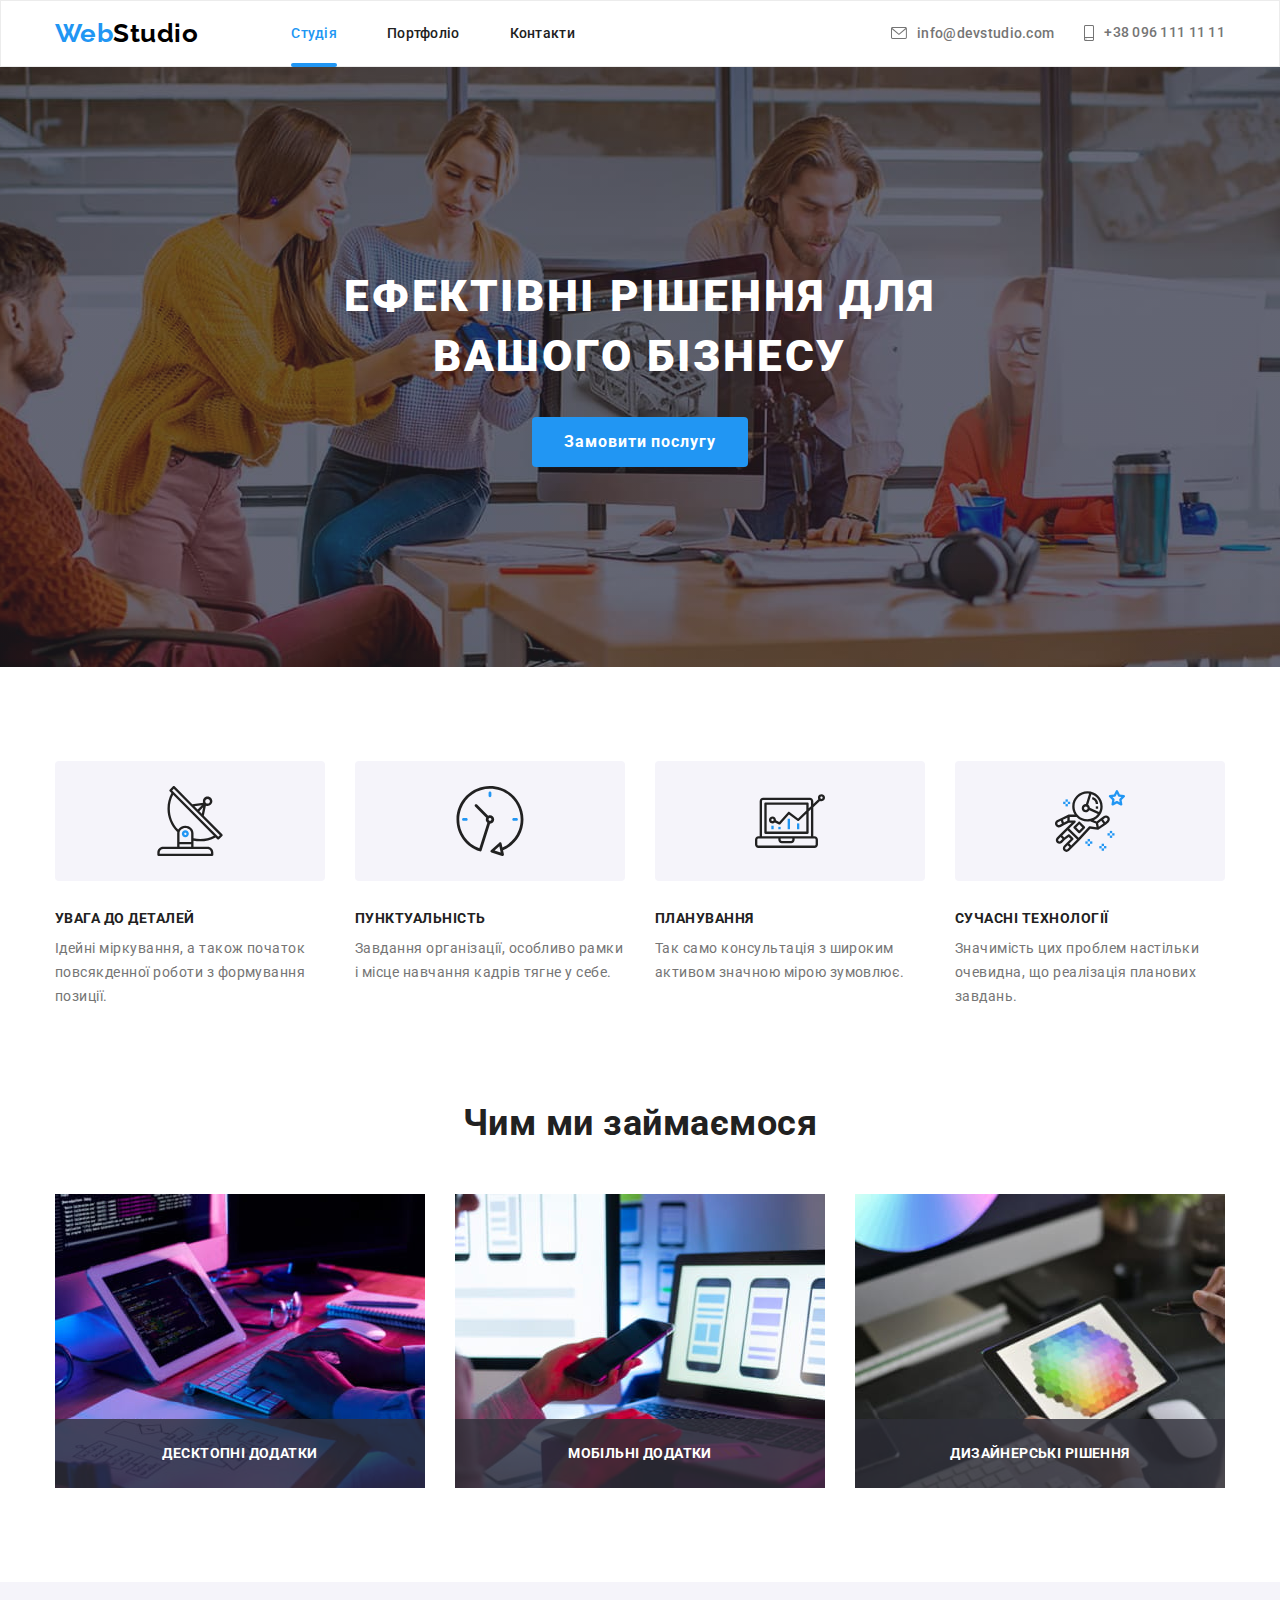
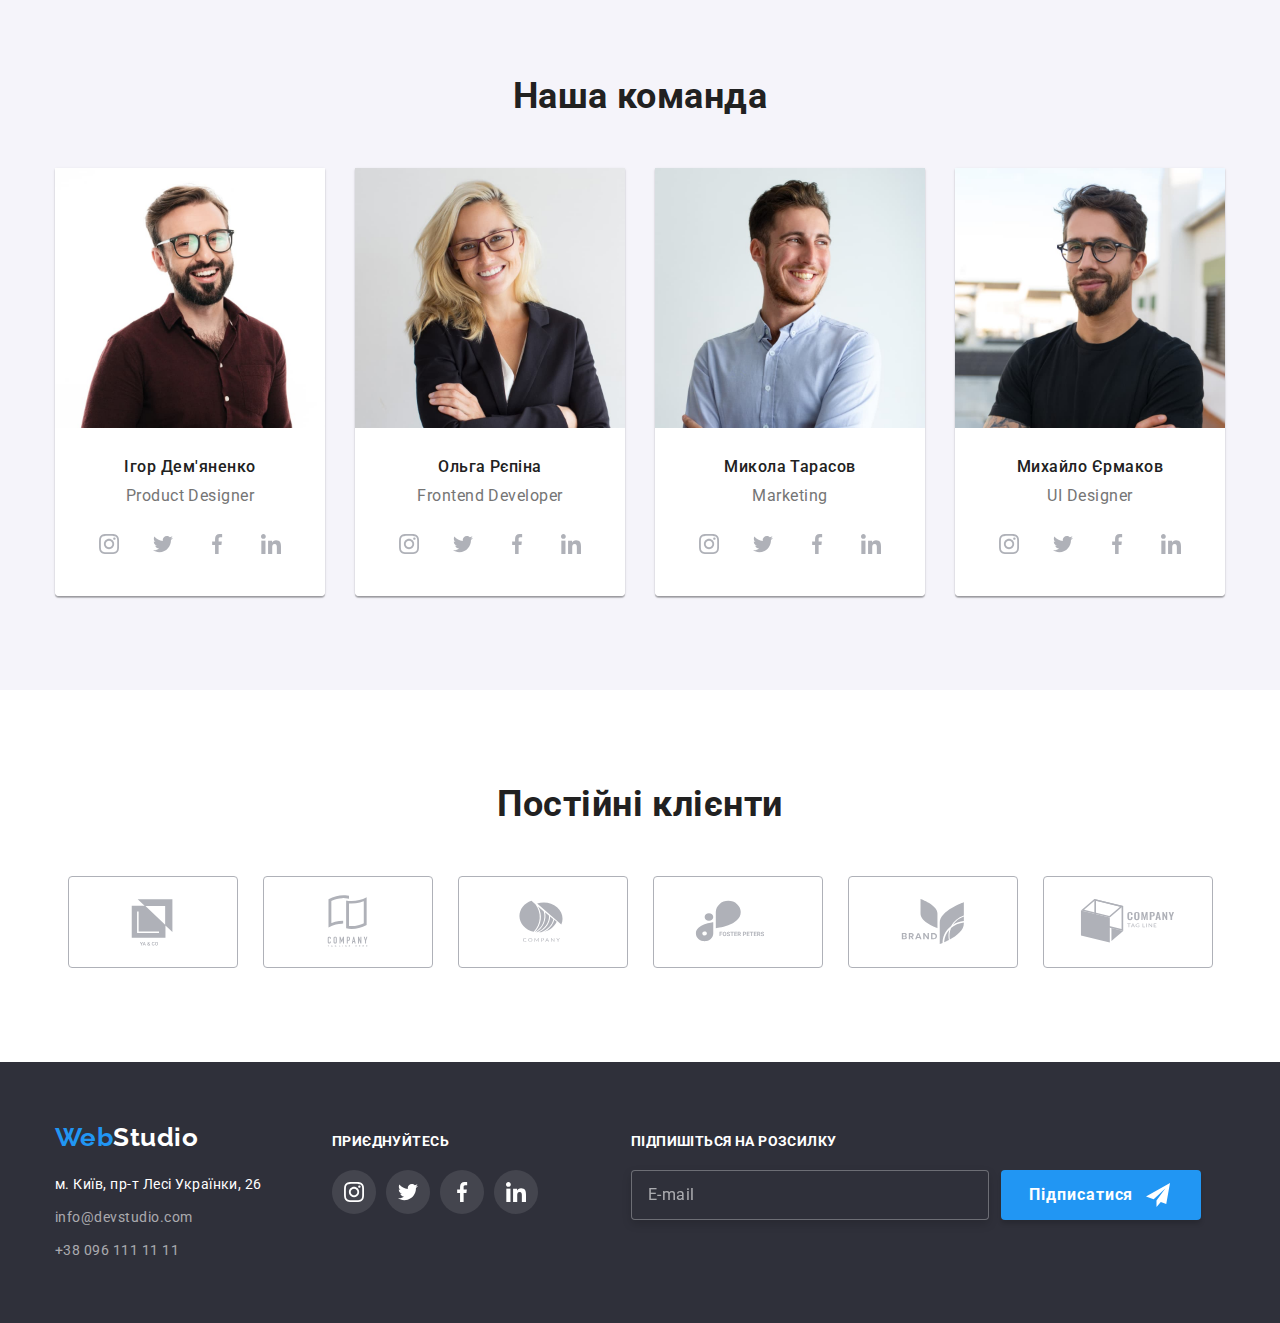
<file: index.html>
<!DOCTYPE html>
<html lang="uk">
  <head>
    <meta charset="UTF-8" />
    <meta http-equiv="X-UA-Compatible" content="IE=edge" />
    <meta name="viewport" content="width=device-width, initial-scale=1.0" />
    <title>Web Studio</title>
    <link rel="stylesheet" href="./portfolio.html" />
    <link rel="preconnect" href="https://fonts.googleapis.com" />
    <link rel="preconnect" href="https://fonts.gstatic.com" crossorigin />
    <link
      href="https://fonts.googleapis.com/css2?family=Raleway:wght@700&family=Roboto:wght@400;500;700;900&display=swap"
      rel="stylesheet"
    />
    <link
      rel="stylesheet"
      href="https://cdnjs.cloudflare.com/ajax/libs/modern-normalize/1.1.0/modern-normalize.min.css"
    />
    <link rel="stylesheet" href="./styles/styles.css" />
  </head>
  <body>
    <!-- Хедер -->
    <header class="header-border">
      <div class="conteiner header-box">
        <nav class="header-nav">
          <a href="./index.html" lang="en" class="logo header"
            >Web<span>Studio</span>
          </a>
          <ul class="site-nav list">
            <li class="item">
              <a href="./index.html" class="link current">Студія</a>
            </li>
            <li class="item">
              <a href="./portfolio.html" class="link">Портфоліо</a>
            </li>
            <li class="item"><a href="" class="link">Контакти</a></li>
          </ul>
        </nav>
        <ul class="contact list">
          <li class="item contact-item">
            <a href="mailto:info@devstudio.com" class="contact-link">
              <svg class="contact-icon" width="16" height="12">
                <use href="./images/icons.svg#envelope"></use>
              </svg>
              info@devstudio.com
            </a>
          </li>
          <li class="item contact-item">
            <a href="tel:+380961111111" class="contact-link">
              <svg class="contact-icon" width="10" height="16">
                <use href="./images/icons.svg#tel"></use>
              </svg>
              +38 096 111 11 11
            </a>
          </li>
        </ul>
      </div>
    </header>
    <!--Мейн-->
    <main>
      <!-- Герой -->
      <section class="hero">
        <div class="conteiner hero">
          <!-- hero-overlay--------------------------------------->
          <h1 class="hero-title">Ефектівні рішення для вашого бізнесу</h1>
          <button type="button" class="hero-button" data-modal-open>
            Замовити послугу
          </button>
        </div>
      </section>

      <!-- Особливості -->
      <section class="feature section">
        <div class="conteiner">
          <h2 class="visually-hidden">Особливості роботи</h2>
          <ul class="feature list">
            <li class="feature-item">
              <div class="feature-icon-bgc">
                <svg class="feature-icon" width="70" height="70">
                  <use href="./images/icons.svg#antenna"></use>
                </svg>
              </div>
              <h3 class="feature-title">Увага до деталей</h3>
              <p class="feature-text">
                Ідейні міркування, а також початок повсякденної роботи з
                формування позиції.
              </p>
            </li>

            <li class="feature-item">
              <div class="feature-icon-bgc">
                <svg class="feature-icon" width="70" height="70">
                  <use href="./images/icons.svg#clock"></use>
                </svg>
              </div>
              <h3 class="feature-title">Пунктуальність</h3>
              <p class="feature-text">
                Завдання організації, особливо рамки і місце навчання кадрів
                тягне у себе.
              </p>
            </li>

            <li class="feature-item">
              <div class="feature-icon-bgc">
                <svg class="feature-icon" width="70" height="70">
                  <use href="./images/icons.svg#diagram"></use>
                </svg>
              </div>
              <h3 class="feature-title">Планування</h3>
              <p class="feature-text">
                Так само консультація з широким активом значною мірою зумовлює.
              </p>
            </li>

            <li class="feature-item">
              <div class="feature-icon-bgc">
                <svg class="feature-icon" width="70" height="70">
                  <use href="./images/icons.svg#astronaut"></use>
                </svg>
              </div>
              <h3 class="feature-title">Сучасні технології</h3>
              <p class="feature-text">
                Значимість цих проблем настільки очевидна, що реалізація
                планових завдань.
              </p>
            </li>
          </ul>
        </div>
      </section>
      <!--Приклади робіт-->
      <section class="section example">
        <div class="conteiner">
          <h2 class="section-title">Чим ми займаємося</h2>
          <ul class="list example-list">
            <li class="example-item">
              <div class="example-actions">
                <img
                  src="./images/left.jpg"
                  alt="typing on pc"
                  width="370"
                  height="294"
                />
                <p class="example-text">Десктопні додатки</p>
              </div>
            </li>
            <li class="example-item">
              <div class="example-actions">
                <img
                  src="./images/middle.jpg"
                  alt="select the widget layout on laptop"
                  width="370"
                  height="294"
                />
                <p class="example-text">Мобiльні додатки</p>
              </div>
            </li>
            <li class="example-item">
              <div class="example-actions">
                <img
                  src="./images/right.jpg"
                  alt="choose a color palette on the tablet"
                  width="370"
                  height="294"
                />
                <p class="example-text">Дизайнерські рішення</p>
              </div>
            </li>
          </ul>
        </div>
      </section>
      <!--Команда-->
      <section class="section team">
        <div class="conteiner">
          <h2 class="section-title">Наша команда</h2>
          <ul class="list team-list">
            <li class="team-item">
              <img
                src="./images/team/1.jpg"
                alt="a yong smilling man with glasses and a beard "
                width="270"
                height="260"
                class="team-photo"
              />
              <div class="team-border">
                <h3 class="team-title">Ігор Дем'яненко</h3>
                <p lang="en" class="team-text">Product Designer</p>
                <ul class="team-soc-list list">
                  <li class="team-soc-item">
                    <a href="" class="team-soc-link" rel="noopener noreferrer">
                      <svg class="team-soc-icon" width="20" height="20">
                        <use href="./images/icons.svg#instagram"></use>
                      </svg>
                    </a>
                  </li>
                  <li class="team-soc-item">
                    <a href="" class="team-soc-link" rel="noopener noreferrer">
                      <svg class="team-soc-icon" width="20" height="20">
                        <use href="./images/icons.svg#twitter"></use>
                      </svg>
                    </a>
                  </li>
                  <li class="team-soc-item">
                    <a
                      href="./images/icons.svg#instagram"
                      class="team-soc-link"
                    >
                      <svg class="team-soc-icon" width="20" height="20">
                        <use href="./images/icons.svg#facebook"></use>
                      </svg>
                    </a>
                  </li>
                  <li class="team-soc-item">
                    <a href="" class="team-soc-link" rel="noopener noreferrer">
                      <svg class="team-soc-icon" width="20" height="20">
                        <use href="./images/icons.svg#linkedin"></use>
                      </svg>
                    </a>
                  </li>
                </ul>
              </div>
            </li>
            <li class="team-item">
              <img
                src="./images/team/2.jpg"
                alt="a yong smilling woman with glasses"
                width="270"
                height="260"
                class="team-photo"
              />
              <div class="team-border">
                <h3 class="team-title">Ольга Рєпіна</h3>
                <p lang="en" class="team-text">Frontend Developer</p>
                <ul class="team-soc-list list">
                  <li class="team-soc-item">
                    <a href="" class="team-soc-link" rel="noopener noreferrer">
                      <svg class="team-soc-icon" width="20" height="20">
                        <use href="./images/icons.svg#instagram"></use>
                      </svg>
                    </a>
                  </li>
                  <li class="team-soc-item">
                    <a href="" class="team-soc-link" rel="noopener noreferrer">
                      <svg class="team-soc-icon" width="20" height="20">
                        <use href="./images/icons.svg#twitter"></use>
                      </svg>
                    </a>
                  </li>
                  <li class="team-soc-item">
                    <a
                      href="./images/icons.svg#instagram"
                      class="team-soc-link"
                      rel="noopener noreferrer"
                    >
                      <svg class="team-soc-icon" width="20" height="20">
                        <use href="./images/icons.svg#facebook"></use>
                      </svg>
                    </a>
                  </li>
                  <li class="team-soc-item">
                    <a href="" class="team-soc-link" rel="noopener noreferrer">
                      <svg class="team-soc-icon" width="20" height="20">
                        <use href="./images/icons.svg#linkedin"></use>
                      </svg>
                    </a>
                  </li>
                </ul>
              </div>
            </li>
            <li class="team-item">
              <img
                src="./images/team/3.jpg"
                alt=" yong smilling man in shirt"
                width="270"
                height="260"
                class="team-photo"
              />
              <div class="team-border">
                <h3 class="team-title">Микола Тарасов</h3>
                <p lang="en" class="team-text">Marketing</p>
                <ul class="team-soc-list list">
                  <li class="team-soc-item">
                    <a href="" class="team-soc-link" rel="noopener noreferrer">
                      <svg class="team-soc-icon" width="20" height="20">
                        <use href="./images/icons.svg#instagram"></use>
                      </svg>
                    </a>
                  </li>
                  <li class="team-soc-item">
                    <a href="" class="team-soc-link" rel="noopener noreferrer">
                      <svg class="team-soc-icon" width="20" height="20">
                        <use href="./images/icons.svg#twitter"></use>
                      </svg>
                    </a>
                  </li>
                  <li class="team-soc-item">
                    <a
                      href="./images/icons.svg#instagram"
                      class="team-soc-link"
                      rel="noopener noreferrer"
                    >
                      <svg class="team-soc-icon" width="20" height="20">
                        <use href="./images/icons.svg#facebook"></use>
                      </svg>
                    </a>
                  </li>
                  <li class="team-soc-item">
                    <a href="" class="team-soc-link" rel="noopener noreferrer">
                      <svg class="team-soc-icon" width="20" height="20">
                        <use href="./images/icons.svg#linkedin"></use>
                      </svg>
                    </a>
                  </li>
                </ul>
              </div>
            </li>
            <li class="team-item">
              <img
                src="./images/team/4.jpg"
                alt=" yong smilling man with glasses and a beard in a t-shirt"
                width="270"
                height="260"
                class="team-photo"
              />
              <div class="team-border">
                <h3 class="team-title">Михайло Єрмаков</h3>
                <p lang="en" class="team-text">UI Designer</p>
                <ul class="team-soc-list list">
                  <li class="team-soc-item">
                    <a href="" class="team-soc-link" rel="noopener noreferrer">
                      <svg class="team-soc-icon" width="20" height="20">
                        <use href="./images/icons.svg#instagram"></use>
                      </svg>
                    </a>
                  </li>
                  <li class="team-soc-item">
                    <a href="" class="team-soc-link" rel="noopener noreferrer">
                      <svg class="team-soc-icon" width="20" height="20">
                        <use href="./images/icons.svg#twitter"></use>
                      </svg>
                    </a>
                  </li>
                  <li class="team-soc-item">
                    <a
                      href="./images/icons.svg#instagram"
                      class="team-soc-link"
                      rel="noopener noreferrer"
                    >
                      <svg class="team-soc-icon" width="20" height="20">
                        <use href="./images/icons.svg#facebook"></use>
                      </svg>
                    </a>
                  </li>
                  <li class="team-soc-item">
                    <a href="" class="team-soc-link" rel="noopener noreferrer">
                      <svg class="team-soc-icon" width="20" height="20">
                        <use href="./images/icons.svg#linkedin"></use>
                      </svg>
                    </a>
                  </li>
                </ul>
              </div>
            </li>
          </ul>
        </div>
      </section>
      <!------- Our clients ----------->
      <section class="section clients">
        <div class="conteiner">
          <h2 class="section-title clients-title">Постійні клієнти</h2>
          <ul class="list clients-icon-list">
            <li class="clients-icon-item">
              <a href="" class="clients-icon-link">
                <svg class="clients-icon" width="106" height="60">
                  <use href="./images/icons.svg#company1"></use>
                </svg>
              </a>
            </li>
            <li class="clients-icon-item">
              <a href="" class="clients-icon-link">
                <svg class="clients-icon" width="106" height="60">
                  <use href="./images/icons.svg#company2"></use>
                </svg>
              </a>
            </li>
            <li class="clients-icon-item">
              <a href="" class="clients-icon-link">
                <svg class="clients-icon" width="106" height="60">
                  <use href="./images/icons.svg#company3"></use>
                </svg>
              </a>
            </li>
            <li class="clients-icon-item">
              <a href="" class="clients-icon-link">
                <svg class="clients-icon" width="106" height="60">
                  <use href="./images/icons.svg#company4"></use>
                </svg>
              </a>
            </li>
            <li class="clients-icon-item">
              <a href="" class="clients-icon-link">
                <svg class="clients-icon" width="106" height="60">
                  <use href="./images/icons.svg#company5"></use>
                </svg>
              </a>
            </li>
            <li class="clients-icon-item">
              <a href="" class="clients-icon-link">
                <svg class="clients-icon" width="106" height="60">
                  <use href="./images/icons.svg#company6"></use>
                </svg>
              </a>
            </li>
          </ul>
        </div>
      </section>
    </main>
    <!--Футер-->
    <footer class="footer-section">
      <div class="conteiner footer-container">
        <div class="logo-adress">
          <a href="./index.html" lang="en" class="logo footer"
            >Web<span>Studio</span>
          </a>
          <ul class="adress list">
            <li class="adress-list-item">
              <a
                href="https://www.google.com/maps/d/viewer?mid=10uSM3H-mIU3GznYo2szRIEphczw&hl=en_US&ll=50.42732700000001%2C30.538092&z=17"
                target="_blank"
                rel="noopener noreferrer"
                class="adress-link"
                >м. Київ, пр-т Лесі Українки, 26</a
              >
            </li>
            <li class="adress-list-item">
              <a
                href="mailto:info@devstudio.com"
                class="adress-contact mail list"
                >info@devstudio.com</a
              >
            </li>
            <li class="adress-list-item">
              <a href="tel:+380961111111" class="adress-contact tel list"
                >+38 096 111 11 11</a
              >
            </li>
          </ul>
        </div>
        <div>
          <p class="footer-soc-title">Приєднуйтесь</p>
          <ul class="footer-soc-list list">
            <li class="footer-soc-item">
              <a href="" class="footer-soc-link">
                <svg class="footer-soc-icon" width="20" height="20">
                  <use href="./images/icons.svg#instagram"></use>
                </svg>
              </a>
            </li>
            <li class="footer-soc-item">
              <a href="" class="footer-soc-link">
                <svg class="footer-soc-icon" width="20" height="20">
                  <use href="./images/icons.svg#twitter"></use>
                </svg>
              </a>
            </li>
            <li class="footer-soc-item">
              <a href="" class="footer-soc-link">
                <svg class="footer-soc-icon" width="20" height="20">
                  <use href="./images/icons.svg#facebook"></use>
                </svg>
              </a>
            </li>
            <li class="footer-soc-item">
              <a href="" class="footer-soc-link">
                <svg class="footer-soc-icon" width="20" height="20">
                  <use href="./images/icons.svg#linkedin"></use>
                </svg>
              </a>
            </li>
          </ul>
        </div>
        <form class="form-footer">
          <div class="sing-up-form">
            <label for="sing-up" class="sing-up-lable"
              >Підпишіться на розсилку</label
            >
            <input
              type="email"
              name="mail"
              id="sing-up"
              class="sing-up-input"
              placeholder="E-mail"
            />
          </div>
          <button type="submit" class="sign-up-button">
            Підписатися
            <svg class="sign-up-icon" width="24" height="24">
              <use href="./images/icons.svg#send"></use>
            </svg>
          </button>
        </form>
      </div>
    </footer>
    <!---------- Модальне вікно----is-hidden----->
    <div class="backdrop is-hidden" data-modal>
      <div class="modal">
        <button type="button" class="modal-close" data-modal-close>
          <svg class="modal-close-icon" width="18" height="18">
            <use href="./images/icons.svg#close-modal"></use>
          </svg>
        </button>
        <b class="modal-title">Залиште свої дані, ми вам передзвонимо</b>
        <form>
          <div class="modal-field">
            <label for="user-name" class="user-name-lable">І'мя</label>
            <div class="input-wrap">
              <input
                type="text"
                name="user-name"
                id="user-name"
                class="user-name-input"
                required
              />
              <svg class="modal-name-icon" width="18" height="18">
                <use href="./images/icons.svg#man"></use>
              </svg>
            </div>
          </div>
          <div class="modal-field">
            <label for="user-tel" class="user-tel-lable">Телефон</label>
            <div class="input-wrap">
              <input
                type="tel"
                name="user-tel"
                id="user-tel"
                class="user-tel-input"
              />
              <svg class="modal-tel-icon" width="18" height="18">
                <use href="./images/icons.svg#phone"></use>
              </svg>
            </div>
          </div>
          <div class="modal-field">
            <label for="user-mail" class="user-mail-lable">Пошта</label>
            <div class="input-wrap">
              <input
                type="email"
                name="user-mail"
                id="user-mail"
                class="user-mail-input"
              />
              <svg class="modal-mail-icon" width="18" height="18">
                <use href="./images/icons.svg#email"></use>
              </svg>
            </div>
          </div>
          <div class="modal-field">
            <label for="user-text" class="user-text-lable">Коментар</label>
            <textarea
              name="user-text"
              id="user-text"
              class="user-text-area"
              placeholder="Введіть текст"
            ></textarea>
          </div>
          <div class="modal-field checkbox-fild">
            <input
              type="checkbox"
              name="user-check"
              id="user-check"
              class="user-check-input visually-hidden"
            />
            <label for="user-check" class="user-check-lable">
              <span>
                <svg class="check-icon" width="16" height="15">
                  <use href="./images/icons.svg#check" />
                </svg>
              </span>
              Погоджуюся з розсилкою та приймаю
              <a href="" class="agreement-link">&#8287;Умови договору</a>
            </label>
          </div>
          <div class="modal-button-centered">
            <button type="submit" class="modal-button">Відправити</button>
          </div>
        </form>
      </div>
    </div>

    <script src="./modal.js"></script>
  </body>
</html>
</file>
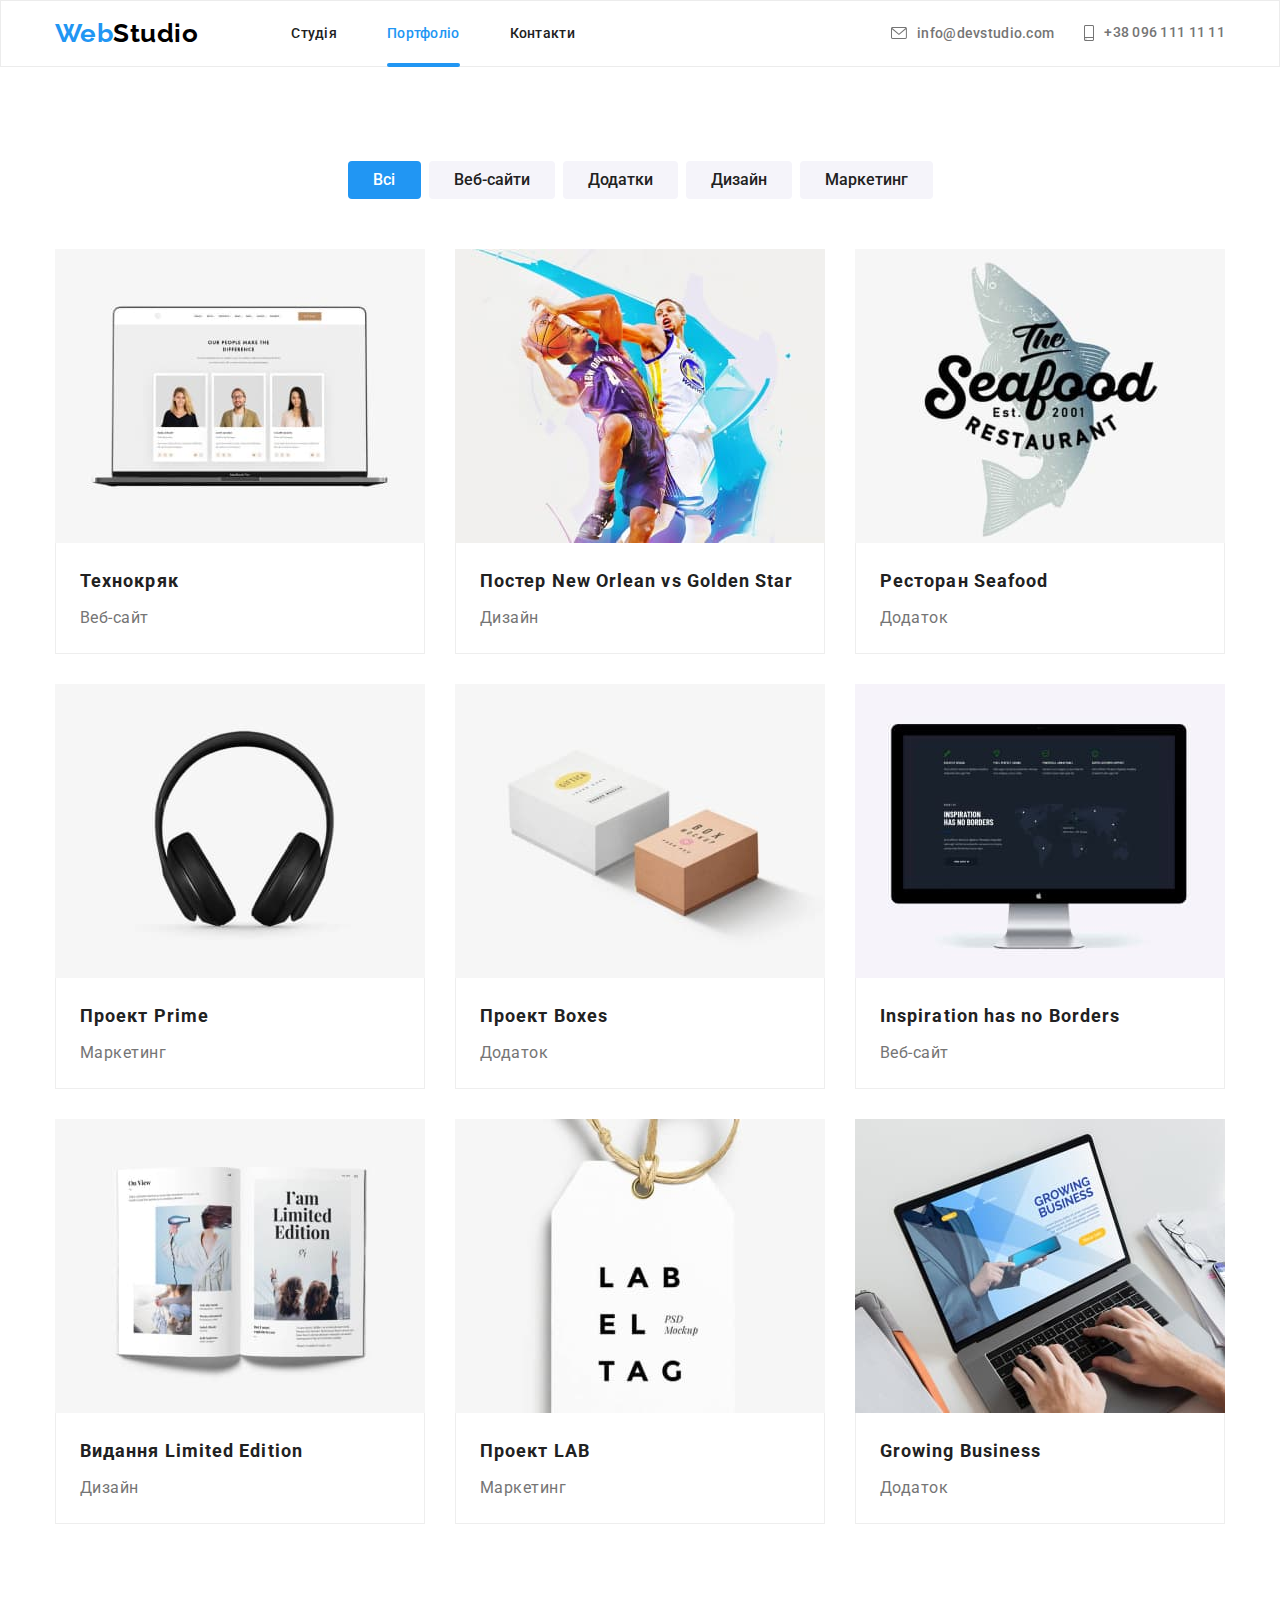
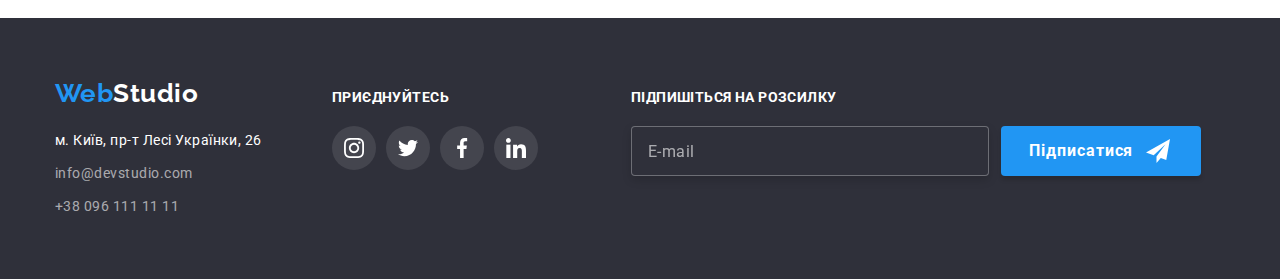
<file: portfolio.html>
<!DOCTYPE html>
<html lang="uk">
  <head>
    <meta charset="UTF-8" />
    <meta http-equiv="X-UA-Compatible" content="IE=edge" />
    <meta name="viewport" content="width=device-width, initial-scale=1.0" />
    <title>Web Studio</title>
    <link rel="stylesheet" href="./portfolio.html" />
    <link rel="preconnect" href="https://fonts.googleapis.com" />
    <link rel="preconnect" href="https://fonts.gstatic.com" crossorigin />
    <link
      href="https://fonts.googleapis.com/css2?family=Raleway:wght@700&family=Roboto:wght@400;500;700;900&display=swap"
      rel="stylesheet"
    />
    <link
      rel="stylesheet"
      href="https://cdnjs.cloudflare.com/ajax/libs/modern-normalize/1.1.0/modern-normalize.min.css"
    />
    <link rel="stylesheet" href="./styles/styles.css" />
  </head>

  <body>
    <!-- Хедер -->
    <header class="header-border">
      <div class="conteiner header-box">
        <nav class="header-nav">
          <a href="./index.html" lang="en" class="logo header"
            >Web<span>Studio</span>
          </a>

          <ul class="site-nav list">
            <li class="item">
              <a href="./index.html" class="link">Студія</a>
            </li>
            <li class="item">
              <a href="./portfolio.html" class="link current">Портфоліо</a>
            </li>
            <li class="item"><a href="" class="link">Контакти</a></li>
          </ul>
        </nav>
        <ul class="contact list">
          <li class="item contact-item">
            <a href="mailto:info@devstudio.com" class="contact-link">
              <svg class="contact-icon" width="16" height="12">
                <use href="./images/icons.svg#envelope"></use>
              </svg>
              info@devstudio.com
            </a>
          </li>
          <li class="item contact-item">
            <a href="tel:+380961111111" class="contact-link">
              <svg class="contact-icon" width="10" height="16">
                <use href="./images/icons.svg#tel"></use>
              </svg>
              +38 096 111 11 11
            </a>
          </li>
        </ul>
      </div>
    </header>
    <!--Мейн-->
    <main>
      <section class="section">
        <div class="conteiner">
          <h1 class="visually-hidden">Портфоліо</h1>
          <ul class="list list-button">
            <li class="button-item">
              <button type="button" class="button all">Всі</button>
            </li>
            <li class="button-item">
              <button type="button" class="button">Веб-сайти</button>
            </li>
            <li class="button-item">
              <button type="button" class="button">Додатки</button>
            </li>
            <li class="button-item">
              <button type="button" class="button">Дизайн</button>
            </li>
            <li class="button-item">
              <button type="button" class="button">Маркетинг</button>
            </li>
          </ul>
          <ul class="work list">
            <li class="work-list-item">
              <a href="" class="list">
                <div class="work-list-actions">
                  <img
                    src="./images/portfolio/1.1.jpg"
                    alt="open website on laptop"
                    width="370"
                    height="294"
                    class="work-img"
                  />
                  <p class="work-list-text">
                    Ресурс пропонує комплексні пропозиції з різним рівнем
                    функціоналу та сервісів. Все це дозволить відвідувачу
                    отримати вичерпні відомості про компанію чи приватну особу.
                  </p>
                </div>
                <div class="border-worklist">
                  <h2 class="work-title">Технокряк</h2>
                  <p class="work-desc">Веб-сайт</p>
                </div>
              </a>
            </li>

            <li class="work-list-item">
              <a href="" class="list">
                <div class="work-list-actions">
                  <img
                    src="./images/portfolio/1.2.jpg"
                    alt="basketball match"
                    width="370"
                    height="294"
                    class="work-img"
                  />
                  <p class="work-list-text">
                    Ресурс пропонує комплексні пропозиції з різним рівнем
                    функціоналу та сервісів. Все це дозволить відвідувачу
                    отримати вичерпні відомості про компанію чи приватну особу.
                  </p>
                </div>
                <div class="border-worklist">
                  <h2 class="work-title">Постер New Orlean vs Golden Star</h2>
                  <p class="work-desc">Дизайн</p>
                </div>
              </a>
            </li>

            <li class="work-list-item">
              <a href="" class="list">
                <div class="work-list-actions">
                  <img
                    src="./images/portfolio/1.3.jpg"
                    alt="fish logo"
                    width="370"
                    height="294"
                    class="work-img"
                  />
                  <p class="work-list-text">
                    Ресурс пропонує комплексні пропозиції з різним рівнем
                    функціоналу та сервісів. Все це дозволить відвідувачу
                    отримати вичерпні відомості про компанію чи приватну особу.
                  </p>
                </div>
                <div class="border-worklist">
                  <h2 class="work-title">Ресторан Seafood</h2>
                  <p class="work-desc">Додаток</p>
                </div>
              </a>
            </li>

            <li class="work-list-item">
              <a href="" class="list">
                <div class="work-list-actions">
                  <img
                    src="./images/portfolio/1.4.jpg"
                    alt="headphones"
                    width="370"
                    height="294"
                    class="work-img"
                  />
                  <p class="work-list-text">
                    Ресурс пропонує комплексні пропозиції з різним рівнем
                    функціоналу та сервісів. Все це дозволить відвідувачу
                    отримати вичерпні відомості про компанію чи приватну особу.
                  </p>
                </div>
                <div class="border-worklist">
                  <h2 class="work-title">Проект Prime</h2>
                  <p class="work-desc">Маркетинг</p>
                </div>
              </a>
            </li>

            <li class="work-list-item">
              <a href="" class="list">
                <div class="work-list-actions">
                  <img
                    src="./images/portfolio/1.5.jpg"
                    alt="two boxes"
                    width="370"
                    height="294"
                    class="work-img"
                  />
                  <p class="work-list-text">
                    Ресурс пропонує комплексні пропозиції з різним рівнем
                    функціоналу та сервісів. Все це дозволить відвідувачу
                    отримати вичерпні відомості про компанію чи приватну особу.
                  </p>
                </div>
                <div class="border-worklist">
                  <h2 class="work-title">Проект Boxes</h2>
                  <p class="work-desc">Додаток</p>
                </div>
              </a>
            </li>

            <li class="work-list-item">
              <a href="" class="list">
                <div class="work-list-actions">
                  <img
                    src="./images/portfolio/1.6.jpg"
                    alt="computer screen"
                    width="370"
                    height="294"
                    class="work-img"
                  />
                  <p class="work-list-text">
                    Ресурс пропонує комплексні пропозиції з різним рівнем
                    функціоналу та сервісів. Все це дозволить відвідувачу
                    отримати вичерпні відомості про компанію чи приватну особу.
                  </p>
                </div>
                <div class="border-worklist">
                  <h2 class="work-title">Inspiration has no Borders</h2>
                  <p class="work-desc">Веб-сайт</p>
                </div>
              </a>
            </li>

            <li class="work-list-item">
              <a href="" class="list">
                <div class="work-list-actions">
                  <img
                    src="./images/portfolio/1.7.jpg"
                    alt="open magazine"
                    width="370"
                    height="294"
                    class="work-img"
                  />
                  <p class="work-list-text">
                    Ресурс пропонує комплексні пропозиції з різним рівнем
                    функціоналу та сервісів. Все це дозволить відвідувачу
                    отримати вичерпні відомості про компанію чи приватну особу.
                  </p>
                </div>
                <div class="border-worklist">
                  <h2 class="work-title">Видання Limited Edition</h2>
                  <p class="work-desc">Дизайн</p>
                </div>
              </a>
            </li>

            <li class="work-list-item">
              <a href="" class="list">
                <div class="work-list-actions">
                  <img
                    src="./images/portfolio/1.8.jpg"
                    alt="white tag"
                    width="370"
                    height="294"
                    class="work-img"
                  />
                  <p class="work-list-text">
                    Ресурс пропонує комплексні пропозиції з різним рівнем
                    функціоналу та сервісів. Все це дозволить відвідувачу
                    отримати вичерпні відомості про компанію чи приватну особу.
                  </p>
                </div>
                <div class="border-worklist">
                  <h2 class="work-title">Проект LAB</h2>
                  <p class="work-desc">Маркетинг</p>
                </div>
              </a>
            </li>

            <li class="work-list-item">
              <a href="" class="list">
                <div class="work-list-actions">
                  <img
                    src="./images/portfolio/1.9.jpg"
                    alt="typing on a laptop"
                    width="370"
                    height="294"
                    class="work-img"
                  />
                  <p class="work-list-text">
                    Ресурс пропонує комплексні пропозиції з різним рівнем
                    функціоналу та сервісів. Все це дозволить відвідувачу
                    отримати вичерпні відомості про компанію чи приватну особу.
                  </p>
                </div>
                <div class="border-worklist">
                  <h2 class="work-title">Growing Business</h2>
                  <p class="work-desc">Додаток</p>
                </div>
              </a>
            </li>
          </ul>
        </div>
      </section>
    </main>
    <!--Футер-->
    <footer class="footer-section">
      <div class="conteiner footer-container">
        <div class="logo-adress">
          <a href="./index.html" lang="en" class="logo footer"
            >Web<span>Studio</span>
          </a>
          <ul class="adress list">
            <li class="adress-list-item">
              <a
                href="https://www.google.com/maps/d/viewer?mid=10uSM3H-mIU3GznYo2szRIEphczw&hl=en_US&ll=50.42732700000001%2C30.538092&z=17"
                target="_blank"
                rel="noopener noreferrer"
                class="adress-link"
                >м. Київ, пр-т Лесі Українки, 26</a
              >
            </li>
            <li class="adress-list-item">
              <a
                href="mailto:info@devstudio.com"
                class="adress-contact mail list"
                >info@devstudio.com</a
              >
            </li>
            <li class="adress-list-item">
              <a href="tel:+380961111111" class="adress-contact tel list"
                >+38 096 111 11 11</a
              >
            </li>
          </ul>
        </div>
        <div>
          <p class="footer-soc-title">Приєднуйтесь</p>
          <ul class="footer-soc-list list">
            <li class="footer-soc-item">
              <a href="" class="footer-soc-link">
                <svg class="footer-soc-icon" width="20" height="20">
                  <use href="./images/icons.svg#instagram"></use>
                </svg>
              </a>
            </li>
            <li class="footer-soc-item">
              <a href="" class="footer-soc-link">
                <svg class="footer-soc-icon" width="20" height="20">
                  <use href="./images/icons.svg#twitter"></use>
                </svg>
              </a>
            </li>
            <li class="footer-soc-item">
              <a href="" class="footer-soc-link">
                <svg class="footer-soc-icon" width="20" height="20">
                  <use href="./images/icons.svg#facebook"></use>
                </svg>
              </a>
            </li>
            <li class="footer-soc-item">
              <a href="" class="footer-soc-link">
                <svg class="footer-soc-icon" width="20" height="20">
                  <use href="./images/icons.svg#linkedin"></use>
                </svg>
              </a>
            </li>
          </ul>
        </div>
        <form class="form-footer">
          <div class="sing-up-form">
            <label for="sing-up" class="sing-up-lable"
              >Підпишіться на розсилку</label
            >
            <input
              type="email"
              name="mail"
              id="sing-up"
              class="sing-up-input"
              placeholder="E-mail"
            />
          </div>
          <button type="submit" class="sign-up-button">
            Підписатися
            <svg class="sign-up-icon" width="24" height="24">
              <use href="./images/icons.svg#send"></use>
            </svg>
          </button>
        </form>
      </div>
    </footer>
  </body>
</html>
</file>
<file: styles/styles.css>
/* Колір основного тексту #757575  */
/* Колір другорядного тексту #212121 */
/* Колір частки Web лого в header #000000 */
/* Акцент #2196F3 */
/* Білий #FFFFFF */
/* Колір контактів в footer rgba(255, 255, 255, 0.6); */

/* Колір основного фону #FFFFFF */
/* Колір фону Команда #F5F4FA;  */
/* Колір фону Герой #c4c4c4  */
/*Колір фону Футер #2F303A */

:root {
  --primery-text-color: #757575;
  --title-text-color: #212121;
  --accent-color: #2196f3;
  --primery-white-color: #fff;
  --background-team-color: #f5f4fa;
}

/* СТИЛІ ДЛЯ index.html */

body {
  background-color: var(--primery-white-color);
  color: var(--primery-text-color);

  font-family: Roboto, sans-serif;
  letter-spacing: 0.03em;
}
/*  Утиліти */
h1,
h2,
h3,
p,
ul {
  margin: 0px;
  padding: 0px;
}

img {
  display: block;
}

.list {
  list-style: none;
  text-decoration: none;
}

.conteiner {
  /* max-width: 1200px;
  width: 100%; - спробувати як працює на телефоні */

  max-width: 1200px;
  padding-left: 15px;
  padding-right: 15px;
  margin-left: auto;
  margin-right: auto;
}

.visually-hidden {
  position: absolute;
  white-space: nowrap;
  width: 1px;
  height: 1px;
  overflow: hidden;
  border: 0;
  padding: 0;
  clip: rect(0 0 0 0);
  clip-path: inset(50%);
  margin: -1px;
}

/* HEADER */

.header-nav {
  display: flex;
  align-items: center;
}

.header-box {
  display: flex;
}

.header-border {
  border: 1px solid #ececec;
}

.header-border .item {
  display: flex;
  align-items: center;
}

/*  Logo */

.logo {
  color: var(--accent-color);
  font-family: Raleway, sans-serif;
  font-weight: 700;
  font-size: 26px;
  line-height: 1.19;
  text-decoration: none;
}

.logo.header > span {
  color: #000000;
}

.logo.footer > span {
  color: var(--primery-white-color);
}

.logo.footer {
  display: block;
  margin-bottom: 20px;
}

/* Site-nav */

.site-nav {
  display: flex;
  margin-left: 93px;
}

.site-nav .item + .item {
  margin-left: 50px;
}

/* .site-nav .item:not(:last-child) {  
    margin-right: 50px;
}
*/

.site-nav .link {
  transition-property: color;
  transition-duration: 250ms;
  transition-timing-function: cubic-bezier(0.4, 0, 0.2, 1);

  display: block;
  padding-top: 25px;
  padding-bottom: 24px;

  color: var(--title-text-color);
  text-decoration: none;

  font-weight: 500;
  font-size: 14px;
  line-height: 1.14;
  letter-spacing: 0.02em;
}

.site-nav .link:hover,
.site-nav .link:focus {
  color: var(--accent-color);
}

.site-nav .link.current {
  color: var(--accent-color);
}

.link.current {
  position: relative;
}

.link.current::after {
  content: "";
  position: absolute;

  width: 100%;
  height: 4px;
  border-radius: 2px;
  background: var(--accent-color);
  top: 96%;

  display: block;
}

/* Contacts */
.contact {
  display: flex;
  margin-left: auto;
}

.contact-icon {
  margin-right: 10px;
  fill: #757575;
}

.contact .item + .item {
  margin-left: 30px;
}

.contact-link {
  transition-property: color;
  transition-duration: 250ms;
  transition-timing-function: cubic-bezier(0.4, 0, 0.2, 1);
  display: flex;
  align-items: center;

  color: #757575;
  text-decoration: none;
  font-weight: 500;
  font-size: 14px;
  line-height: 1.14;
  letter-spacing: 0.02em;
}

.contact-link:hover,
.contact-link:focus {
  color: var(--accent-color);
  text-decoration: none;
}

.contact-link:hover .contact-icon,
.contact-link:focus .contact-icon {
  fill: var(--accent-color);
  outline-color: var(--accent-color);
}

/* HERO */
.hero {
  display: flex;
  flex-direction: column;
  justify-content: center;
  align-items: center;

  max-width: 1600px;
  height: 600px;
  margin-left: auto;
  margin-right: auto;
  background-image: linear-gradient(
      rgba(47, 48, 58, 0.4),
      rgba(47, 48, 58, 0.4)
    ),
    url(../images/hero.jpg);
  background-color: #c4c4c4;
  background-repeat: no-repeat;
  background-position: center;
  background-size: cover;
}

.hero-title {
  text-align: center;
  margin: 0 auto;
  margin-bottom: 30px;
  width: 696px;

  color: var(--primery-white-color);
  font-weight: 900;
  font-size: 44px;
  line-height: 1.36;
  letter-spacing: 0.06em;
  text-transform: uppercase;
}

.hero-button {
  min-width: 216px;
  height: 50px;
  display: inline-block;
  font-weight: 700;
  font-size: 16px;
  line-height: 1.88;

  letter-spacing: 0.06em;

  border-radius: 4px;
  border: transparent;
  padding: 10px 32px;
  min-width: 216px;

  color: var(--primery-white-color);
  background-color: var(--accent-color);
  cursor: pointer;
  text-decoration: none;
}

/* display: inline-flex;
  align-items: center;
  text-align: center; */

/* Section h2 */
.section-title {
  color: var(--title-text-color);

  font-size: 36px;
  line-height: 1.16;
  text-align: center;
  margin-bottom: 50px;
}

.section {
  padding-top: 94px;
  padding-bottom: 94px;
}

.section.example {
  padding-top: 0px;
}

/* Features */

.feature-icon-bgc {
  display: flex;
  align-items: center;
  width: 270px;
  height: 120px;
  background: #f5f4fa;
  border-radius: 4px;
  margin-bottom: 30px;
}

.feature-icon {
  margin: 0 auto;
}

.feature {
  display: flex;

  list-style: none;
  text-decoration: none;
}

.feature-item:not(:last-child) {
  margin-right: 30px;
}

.feature .feature-title {
  color: var(--title-text-color);

  font-size: 14px;
  line-height: 1.14;
  text-transform: uppercase;
  margin-bottom: 10px;
}

.feature .feature-text {
  font-weight: 400;
  font-size: 14px;
  line-height: 1.71;
}

/* Example */
.example-list {
  display: flex;
}

.example-item:not(:last-child) {
  margin-right: 30px;
}

.example-item {
  position: relative;
}
.example-actions {
  position: relative;
}
.example-text {
  position: absolute;
  bottom: 0;
  left: 0;

  font-weight: 700;
  font-size: 14px;
  line-height: 1.14;
  text-align: center;
  letter-spacing: 0.03em;
  text-transform: uppercase;
  color: var(--primery-white-color);
  background-color: rgba(47, 48, 58, 0.8);
  padding: 27px;
  min-width: 370px;
}

/* те саме рішення що вище, але по Репеті
.example-actions::before {
  content: "";
  position: absolute;
  width: 100%;
  height: 70px;
  top: 224px;
  background-color: rgba(47, 48, 58, 0.8);
}

.example-text {
  position: absolute;
  top: 88%;
  left: 50%;
  transform: translate(-50%, -50%);

  font-weight: 700;
  font-size: 14px;
  line-height: 1.14;
  text-align: center;
  letter-spacing: 0.03em;
  text-transform: uppercase;
  color: var(--primery-white-color);
} */

/* Team */

.section.team {
  padding-top: 94px;
  background-color: var(--background-team-color);
}

.team-list {
  display: flex;
}

.team-item:not(last-child) {
  margin-right: 30px;
}

.team-item {
  width: 270px;
  height: 428px;

  box-shadow: 0px 1px 3px rgba(0, 0, 0, 0.12), 0px 1px 1px rgba(0, 0, 0, 0.14),
    0px 2px 1px rgba(0, 0, 0, 0.2);
  border-radius: 0px 0px 4px 4px;
}

.team-title {
  color: var(--title-text-color);

  font-weight: 500;
  font-size: 16px;
  line-height: 1.18;
  text-align: center;

  margin-bottom: 10px;
}

.team-text {
  font-weight: 400;
  font-size: 16px;
  line-height: 1.18;
  text-align: center;
  margin-bottom: 16px;
}

.team-border {
  padding-top: 30px;
  padding-bottom: 30px;
  background-color: var(--primery-white-color);
  border-radius: inherit;
}

.team-soc-list {
  display: flex;
  justify-content: center;
  gap: 10px;
}

.team-soc-link {
  transition-property: color fill;
  transition-duration: 250ms;
  transition-timing-function: cubic-bezier(0.4, 0, 0.2, 1);

  width: 44px;
  height: 44px;
  background-color: var(--primery-white-color);
  border-radius: 50%;
  display: flex;
  align-items: center;
  justify-content: center;
}

.team-soc-icon {
  fill: #afb1b8;
  transition: inherit;
}

.team-soc-link:hover,
.team-soc-link:focus {
  background-color: var(--accent-color);
  outline-color: var(--accent-color);
}

.team-soc-link:hover .team-soc-icon,
.team-soc-link:focus .team-soc-icon {
  fill: var(--primery-white-color);
}
/* --------------- Our clients---------------- */
.clients-title {
  padding-top: 0px;
}
.clients-icon-list {
  display: flex;
  justify-content: space-around;
}

.clients-icon-link {
  transition-property: color fill;
  transition-duration: 250ms;
  transition-timing-function: cubic-bezier(0.4, 0, 0.2, 1);

  display: flex;
  justify-content: center;
  align-items: center;
  border: 1px solid #afb1b8;
  border-radius: 4px;
  width: 170px;
  height: 92px;
}

.clients-icon {
  fill: #afb1b8;
  transition: inherit;
}

.clients-icon-link:hover,
.clients-icon-link:focus {
  border-color: var(--accent-color);
  outline-color: var(--accent-color);
}

.clients-icon-link:hover .clients-icon,
.clients-icon-link:focus .clients-icon {
  fill: var(--accent-color);
  /* transition: inherit; */
}

/* Footer */
/* Adress */

.footer-section {
  background-color: #2f303a;
  padding-top: 60px;
  padding-bottom: 60px;
}

.adress-link {
  transition-property: color;
  transition-duration: 250ms;
  transition-timing-function: cubic-bezier(0.4, 0, 0.2, 1);

  color: var(--primery-white-color);
  text-decoration: none;
  font-weight: 400;
  font-size: 14px;
  line-height: 1.71;
  font-style: normal;
}

.adress-contact {
  transition-property: color;
  transition-duration: 250ms;
  transition-timing-function: cubic-bezier(0.4, 0, 0.2, 1);

  color: rgba(255, 255, 255, 0.6);
  font-weight: 400;
  font-size: 14px;
  line-height: 1.71;
  font-style: normal;
}

.adress-link:hover,
.adress-link:focus,
.adress-contact:hover,
.adress-contact:focus {
  color: var(--accent-color);
}

.adress-link,
.adress-contact.mail {
  display: block;
  margin-bottom: 9px;
}

.adress-list-item {
  font-style: normal;
}

/* --------footer social link------------- */
.logo-adress {
  margin-right: 70px;
}
.footer-container {
  display: flex;
  align-content: center;
  align-items: baseline;
}
.footer-soc-title {
  font-weight: 700;
  font-size: 14px;
  line-height: 1.23;
  letter-spacing: 0.03em;
  text-transform: uppercase;
  color: #ffffff;
  margin-bottom: 20px;
}

.footer-soc-link {
  transition-property: color fill;
  transition-duration: 250ms;
  transition-timing-function: cubic-bezier(0.4, 0, 0.2, 1);

  width: 44px;
  height: 44px;
  background-color: rgba(255, 255, 255, 0.1);
  border-radius: 50%;
  display: flex;
  align-items: center;
  justify-content: center;
}
.footer-soc-icon {
  fill: var(--primery-white-color);
}
.footer-soc-list {
  display: flex;
  justify-content: center;
  gap: 10px;
}

.footer-soc-link:hover,
.footer-soc-link:focus {
  background-color: var(--accent-color);
  outline-color: var(--accent-color);
}

/* -----------Sing-up--------- */
.form-footer {
  display: flex;
  align-items: flex-end;

  margin-left: 93px;
}

.sing-up-form {
  display: flex;
  flex-direction: column;
}

.sing-up-lable {
  font-weight: 700;
  font-size: 14px;
  line-height: 1.14;
  letter-spacing: 0.03em;
  text-transform: uppercase;
  color: #ffffff;
  margin-bottom: 20px;
}

.sing-up-input {
  border: 1px solid rgba(255, 255, 255, 0.3);
  filter: drop-shadow(0px 4px 4px rgba(0, 0, 0, 0.15));
  border-radius: 4px;
  background: #2f303a;
  width: 358px;
  height: 50px;
  outline: rgba(255, 255, 255, 0.3);
  padding-left: 16px;
  color: rgba(255, 255, 255, 0.6);
}

.sing-up-input::placeholder {
  font-weight: 400;
  font-size: 16px;
  line-height: 1.25px;
  letter-spacing: 0.03em;
  color: rgba(255, 255, 255, 0.6);
}

.sign-up-button {
  position: relative;
  display: flex;
  align-items: center;
  text-align: center;
  padding-left: 28px;
  max-width: 100%;
  width: 200px;
  height: 50px;
  font-weight: 700;
  font-size: 16px;
  line-height: 1.88;
  letter-spacing: 0.06em;

  border-radius: 4px;
  border: transparent;
  /* padding: 10px 28px; */

  color: var(--primery-white-color);
  background-color: var(--accent-color);
  box-shadow: 0px 4px 4px rgba(0, 0, 0, 0.15);
  cursor: pointer;
  text-decoration: none;

  margin-left: 12px;
}

.sign-up-icon {
  position: absolute;
  top: 13px;
  left: 135px;
  right: 28px;
  bottom: 13px;
  margin-left: 10px;
}

/* -------------Backdrop модальне вікно----------- */
.backdrop {
  position: fixed;
  top: 0%;
  width: 100%;
  height: 100%;
  background-color: rgba(0, 0, 0, 0.2);

  transition: opacity 250ms cubic-bezier(0.4, 0, 0.2, 1),
    visibility 250ms cubic-bezier(0.4, 0, 0.2, 1);
}

.modal {
  position: absolute;
  top: 50%;
  left: 50%;
  transform: translate(-50%, -50%) scale(1);
  transition: transform 250ms cubic-bezier(0.4, 0, 0.2, 1);

  min-width: 528px;
  min-height: 581px;
  background-color: #fff;

  box-shadow: 0px 1px 3px rgba(0, 0, 0, 0.12), 0px 1px 1px rgba(0, 0, 0, 0.14),
    0px 2px 1px rgba(0, 0, 0, 0.2);
  border-radius: 4px;
  padding: 40px;
}

.backdrop.is-hidden .modal {
  transform: translate(-50%, -50%) scale(0);
}

.modal-close {
  display: flex;
  align-items: center;
  justify-content: center;
  position: absolute;
  top: 8px;
  left: 490px;
  cursor: pointer;
  background-color: #fff;
  border: 1px solid rgba(0, 0, 0, 0.1);
  border-radius: 50%;
  width: 30px;
  height: 30px;
  /* padding: 6px; */
  transition-property: fill;
  transition-duration: 250ms;
  transition-timing-function: cubic-bezier(0.4, 0, 0.2, 1);
}

.modal-close:hover {
  fill: var(--accent-color);
}

.is-hidden {
  opacity: 0;
  visibility: hidden;
  pointer-events: none;
}
.modal-title {
  text-align: center;
  font-weight: 700;
  font-size: 20px;
  line-height: 23px;
  text-align: center;
  letter-spacing: 0.03em;

  color: #212121;
  margin-bottom: 24px;
}
/*  -----Modal-form--------- */
.modal-field {
  margin-bottom: 10px;
}

.checkbox-fild {
  display: flex;
  justify-content: center;
  margin-top: 20px;
}

.user-name-lable,
.user-tel-lable,
.user-mail-lable,
.user-text-lable {
  display: block;
  margin-bottom: 4px;

  font-weight: 400;
  font-size: 12px;
  line-height: 1.16;
  letter-spacing: 0.01em;
  color: #757575;
}

.input-wrap {
  position: relative;
}

.user-name-input,
.user-tel-input,
.user-mail-input {
  width: 100%;
  height: 40px;
  border: 1px solid rgba(33, 33, 33, 0.2);
  border-radius: 4px;
  cursor: pointer;
  outline: var(--accent-color);
  padding-left: 42px;

  transition-property: border;
  transition-duration: 250ms;
  transition-timing-function: cubic-bezier(0.4, 0, 0.2, 1);
}

.modal-name-icon,
.modal-tel-icon,
.modal-mail-icon {
  position: absolute;
  left: 12px;
  top: 50%;
  transform: translateY(-50%);
  cursor: pointer;

  transition-property: fill;
  transition-duration: 250ms;
  transition-timing-function: cubic-bezier(0.4, 0, 0.2, 1);
}

.user-name-input:hover,
.user-name-input:focus,
.user-tel-input:hover,
.user-tel-input:focus,
.user-mail-input:hover,
.user-mail-input:focus,
.user-text-area:hover,
.user-text-area:focus {
  border-color: #2196f3;
}

.modal-name-icon:hover,
.modal-name-icon:focus,
.modal-tel-icon:hover,
.modal-tel-icon:focus,
.modal-mail-icon:hover,
.modal-mail-icon:focus {
  fill: var(--accent-color);
}

.user-name-input:hover + .modal-name-icon,
.user-name-input:focus + .modal-name-icon,
.user-tel-input:hover + .modal-tel-icon,
.user-tel-input:focus + .modal-tel-icon,
.user-mail-input:hover + .modal-mail-icon,
.user-mail-input:focus + .modal-mail-icon {
  fill: var(--accent-color);
}

.user-text-area {
  width: 448px;
  height: 120px;
  left: 576px;
  top: 519px;
  border: 1px solid rgba(33, 33, 33, 0.2);
  border-radius: 4px;
  padding: 12px 16px;

  font-weight: 400;
  font-size: 12px;
  line-height: 1.16;
  letter-spacing: 0.01em;
  color: #757575;
  cursor: pointer;
  border: 1px solid rgba(33, 33, 33, 0.2);
  border-radius: 4px;
  cursor: pointer;
  outline: var(--accent-color);
  resize: none;

  transition-property: border-color;
  transition-duration: 250ms;
  transition-timing-function: cubic-bezier(0.4, 0, 0.2, 1);
}

.user-text-area::placeholder {
  font-weight: 400;
  font-size: 12px;
  line-height: 1.16;
  letter-spacing: 0.01em;
  color: rgba(117, 117, 117, 0.5);
}

.agreement-link {
  font-weight: 400;
  font-size: 14px;
  line-height: 1.71;
  letter-spacing: 0.03em;
}

.agreement-link {
  color: var(--accent-color);
}

.user-check-lable {
  font-weight: 400;
  font-size: 14px;
  line-height: 1.71;
  letter-spacing: 0.03em;
  color: #757575;
  display: flex;
  align-items: baseline;
}

.user-check-lable span {
  width: 16px;
  height: 15px;
  border: 2px solid #212121;
  border-radius: 3px;
  margin-left: 8px;
  display: flex;
  justify-content: center;
  align-items: center;
  margin-right: 8px;
  position: relative;
  top: 2px;
}

.check-icon {
  fill: transparent;
}

.user-check-input:checked + .user-check-lable span {
  background-color: var(--accent-color);
  border-color: var(--accent-color);
}

.user-check-input:checked + .user-check-lable .check-icon {
  fill: #fff;
}

.modal-button-centered {
  display: flex;
  justify-content: center;
}
.modal-button {
  width: 100%;
  max-width: 200px;
  height: 50px;

  background: #188ce8;
  box-shadow: 0px 4px 4px rgba(0, 0, 0, 0.15);
  border-radius: 4px;
  border-color: transparent;

  font-weight: 700;
  font-size: 16px;
  line-height: 1.88;
  text-align: center;
  letter-spacing: 0.06em;
  color: #ffffff;
  cursor: pointer;
  margin-top: 30px;
}

/* СТИЛІ ДЛЯ ПОРТФОЛІО */

/* Button */

.button.all {
  background-color: var(--accent-color);
  color: var(--primery-white-color);
}

.button {
  transition-property: color, background-color, box-shadow;
  transition-duration: 250ms;
  transition-timing-function: cubic-bezier(0.4, 0, 0.2, 1);

  display: inline-block;

  color: var(--title-text-color);
  background-color: #f5f4fa;
  cursor: pointer;
  text-decoration: none;

  font-weight: 500;
  font-size: 16px;
  line-height: 1.62;
  text-align: center;

  border-radius: 4px;
  padding: 0px 22px;
  margin-bottom: 50px;
  height: 38px;
  min-width: 73px;
  border: solid transparent;
}

.button:hover,
.button:focus {
  color: var(--primery-white-color);
  background-color: var(--accent-color);
  box-shadow: 0 5px 5px -1px rgba(0, 0, 0, 0.3);
}

.conteiner .list-button {
  display: flex;
  justify-content: center;
}

.button-item:not(:last-child) {
  margin-right: 8px;
}

/* Work */
.list.work {
  display: flex;
  flex-wrap: wrap;
  gap: 30px;
}

.work-list-item {
  transition-property: box-shadow;
  transition-duration: 250ms;
  transition-timing-function: cubic-bezier(0.4, 0, 0.2, 1);
}

.work-list-item:hover,
.work-list-item:focus {
  box-shadow: 0 5px 5px -1px rgba(0, 0, 0, 0.3);
}
.work-list-item:hover .work-list-text {
  transform: translateY(0);
}

.work-list-actions {
  position: relative;
  overflow: hidden;
}

.work-list-text {
  position: absolute;
  top: 0;
  left: 0;

  font-weight: 400;
  font-size: 18px;
  line-height: 1.56;
  letter-spacing: 0.03em;
  color: var(--primery-white-color);
  background-color: rgba(33, 150, 243, 0.9);
  height: 100%;
  padding: 63px 24px;
  transform: translateY(100%);
  transition: transform 250ms cubic-bezier(0.4, 0, 0.2, 1);
}
/* .list.work:nth-child(3n) { 
    margin-right: 0px;
}

.list.work:nth-child(-n + 3) {
    margin-bottom: 0px;
} */

.work-title {
  color: var(--title-text-color);
  font-size: 18px;
  line-height: 2;
  letter-spacing: 0.06em;
  margin-bottom: 4px;
}

.work-desc {
  font-weight: 400;
  font-size: 16px;
  line-height: 1.88;
  color: var(--primery-text-color);
}

.border-worklist {
  border: 1px solid #eeeeee;
  border-top: 0px;
  padding: 20px 24px;
}
</file>
